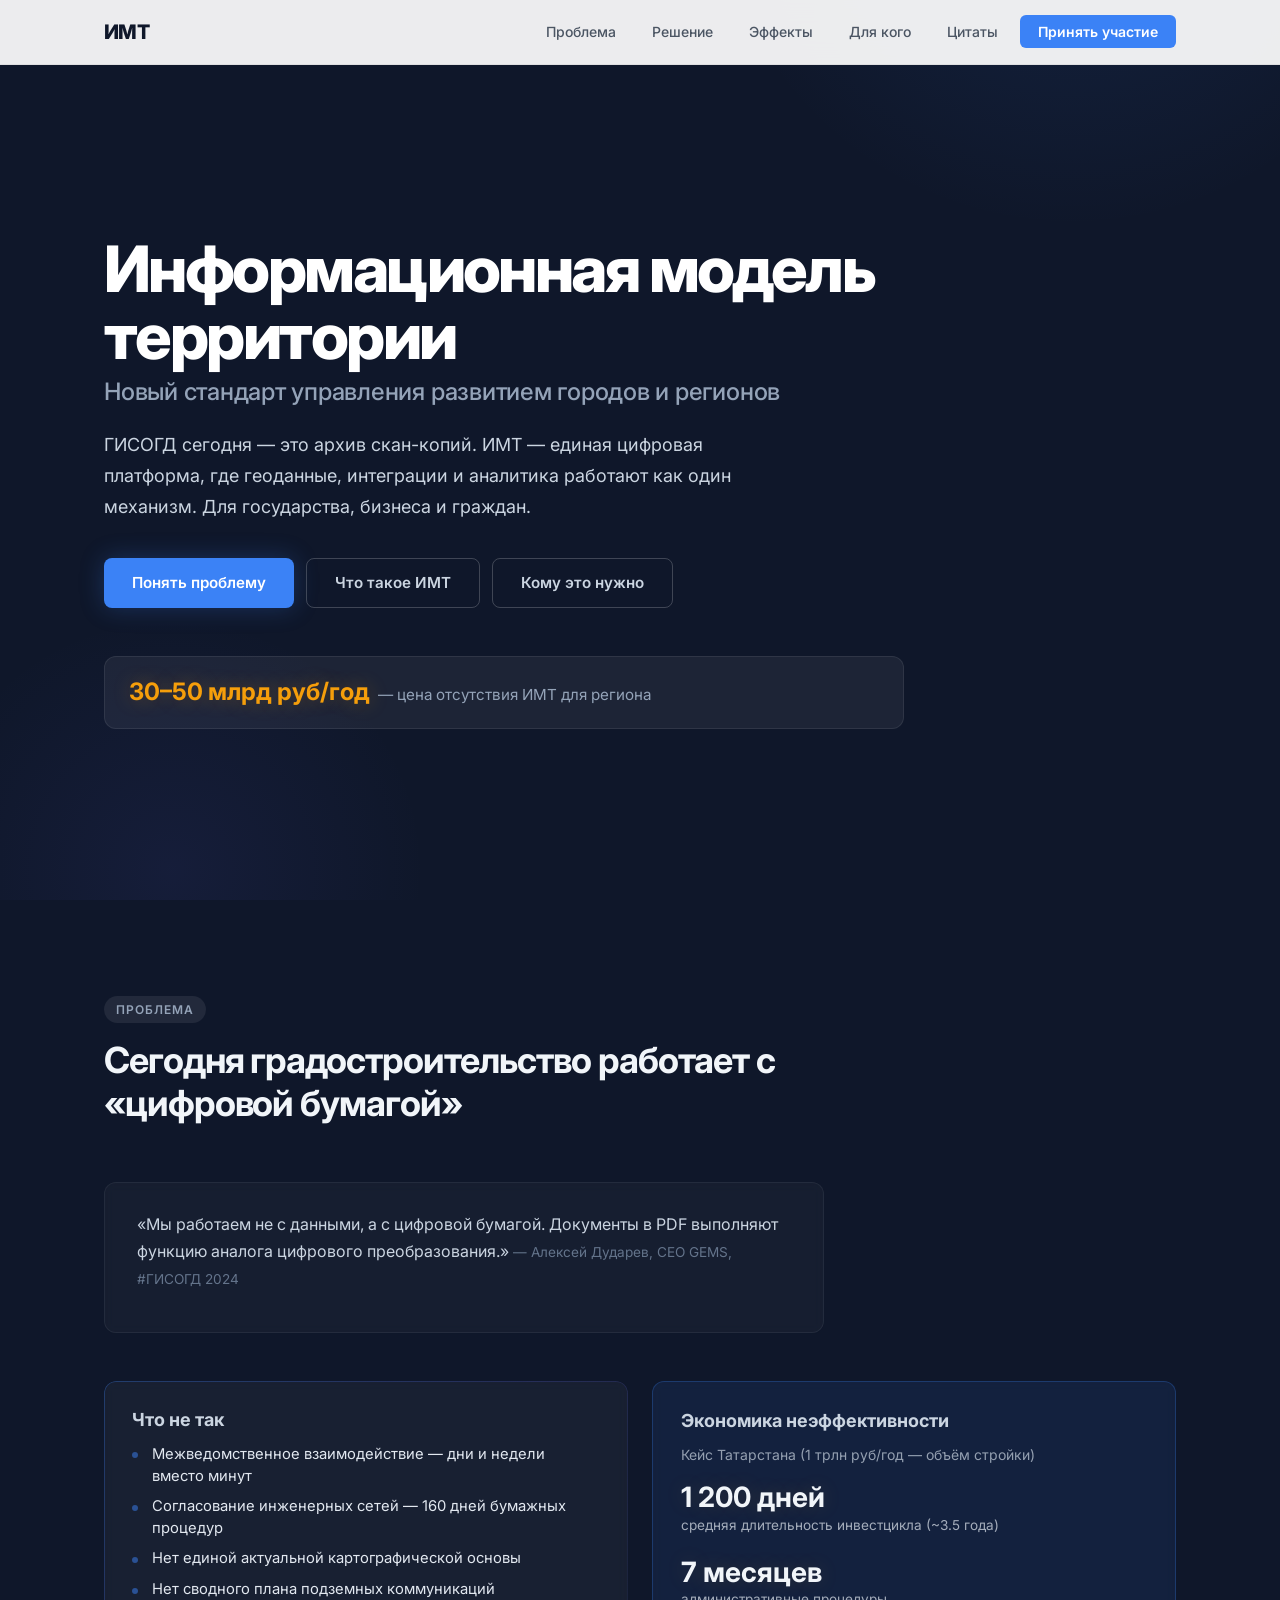
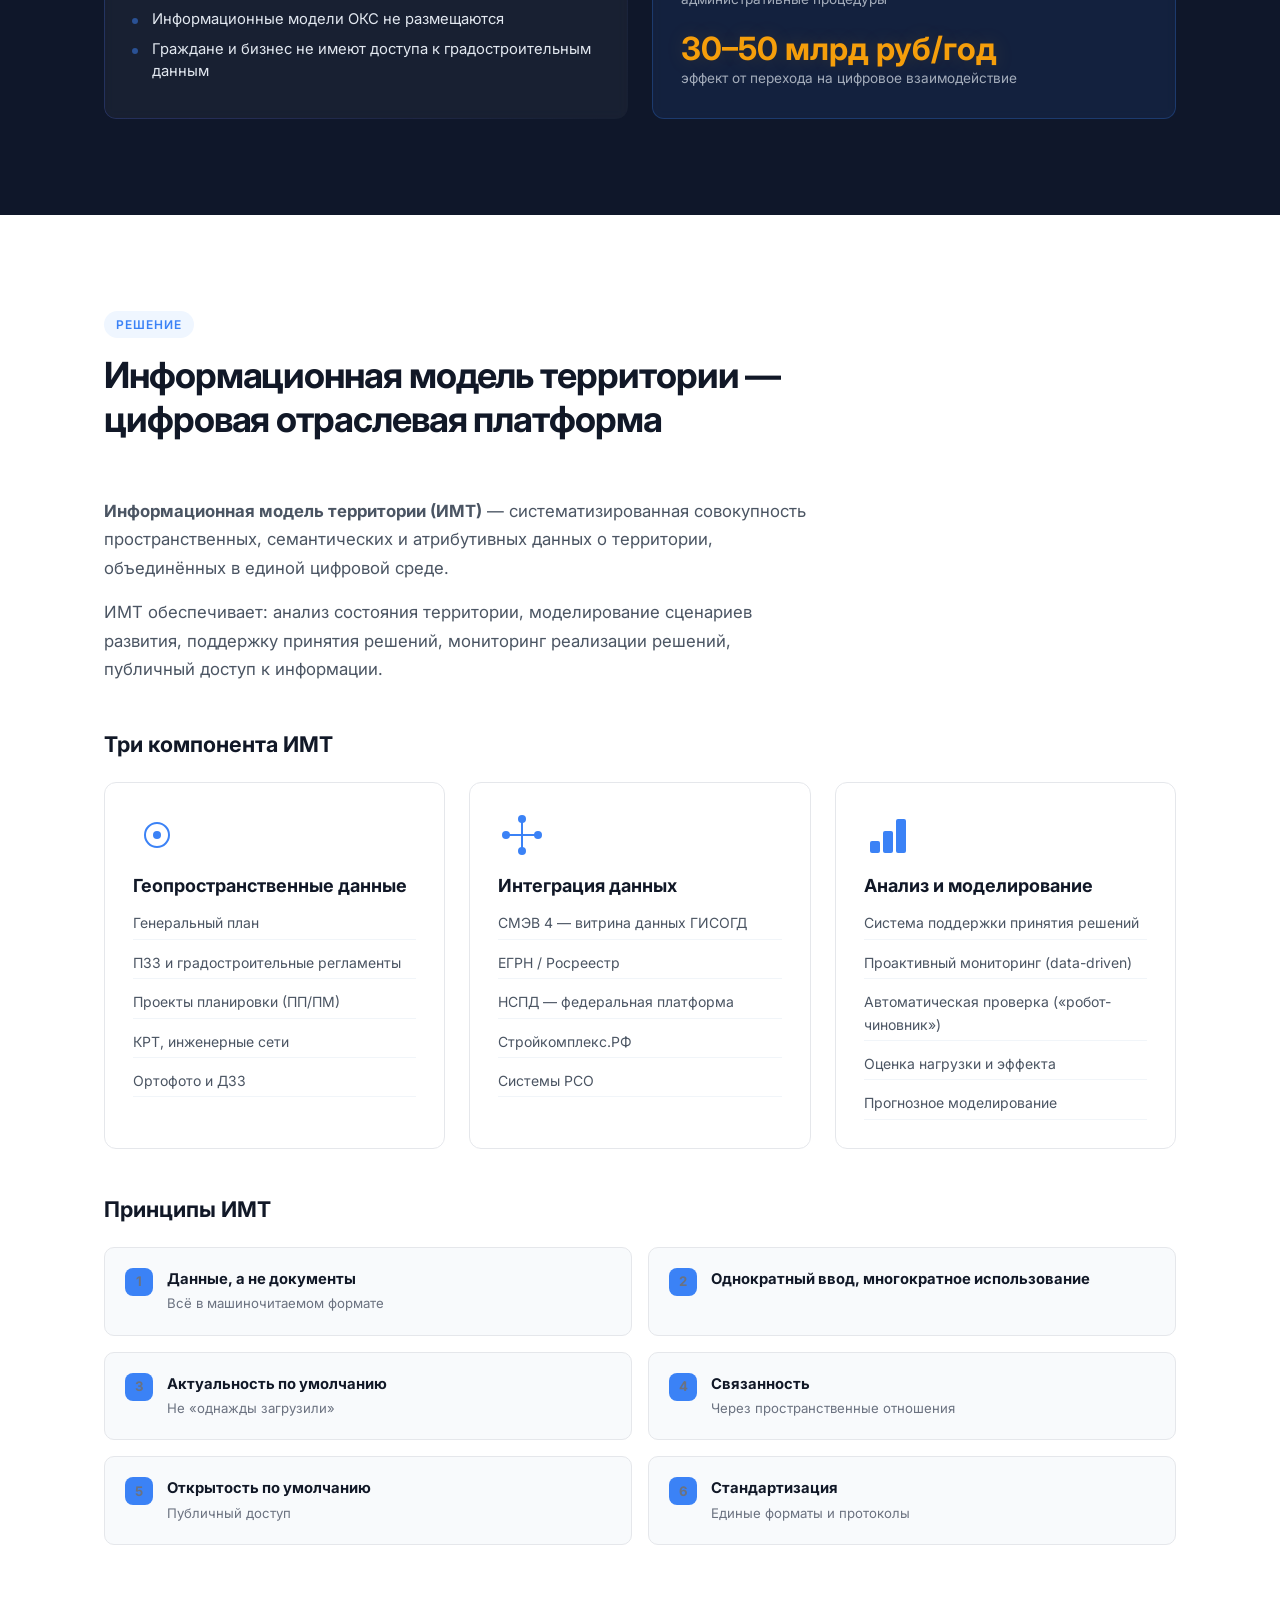
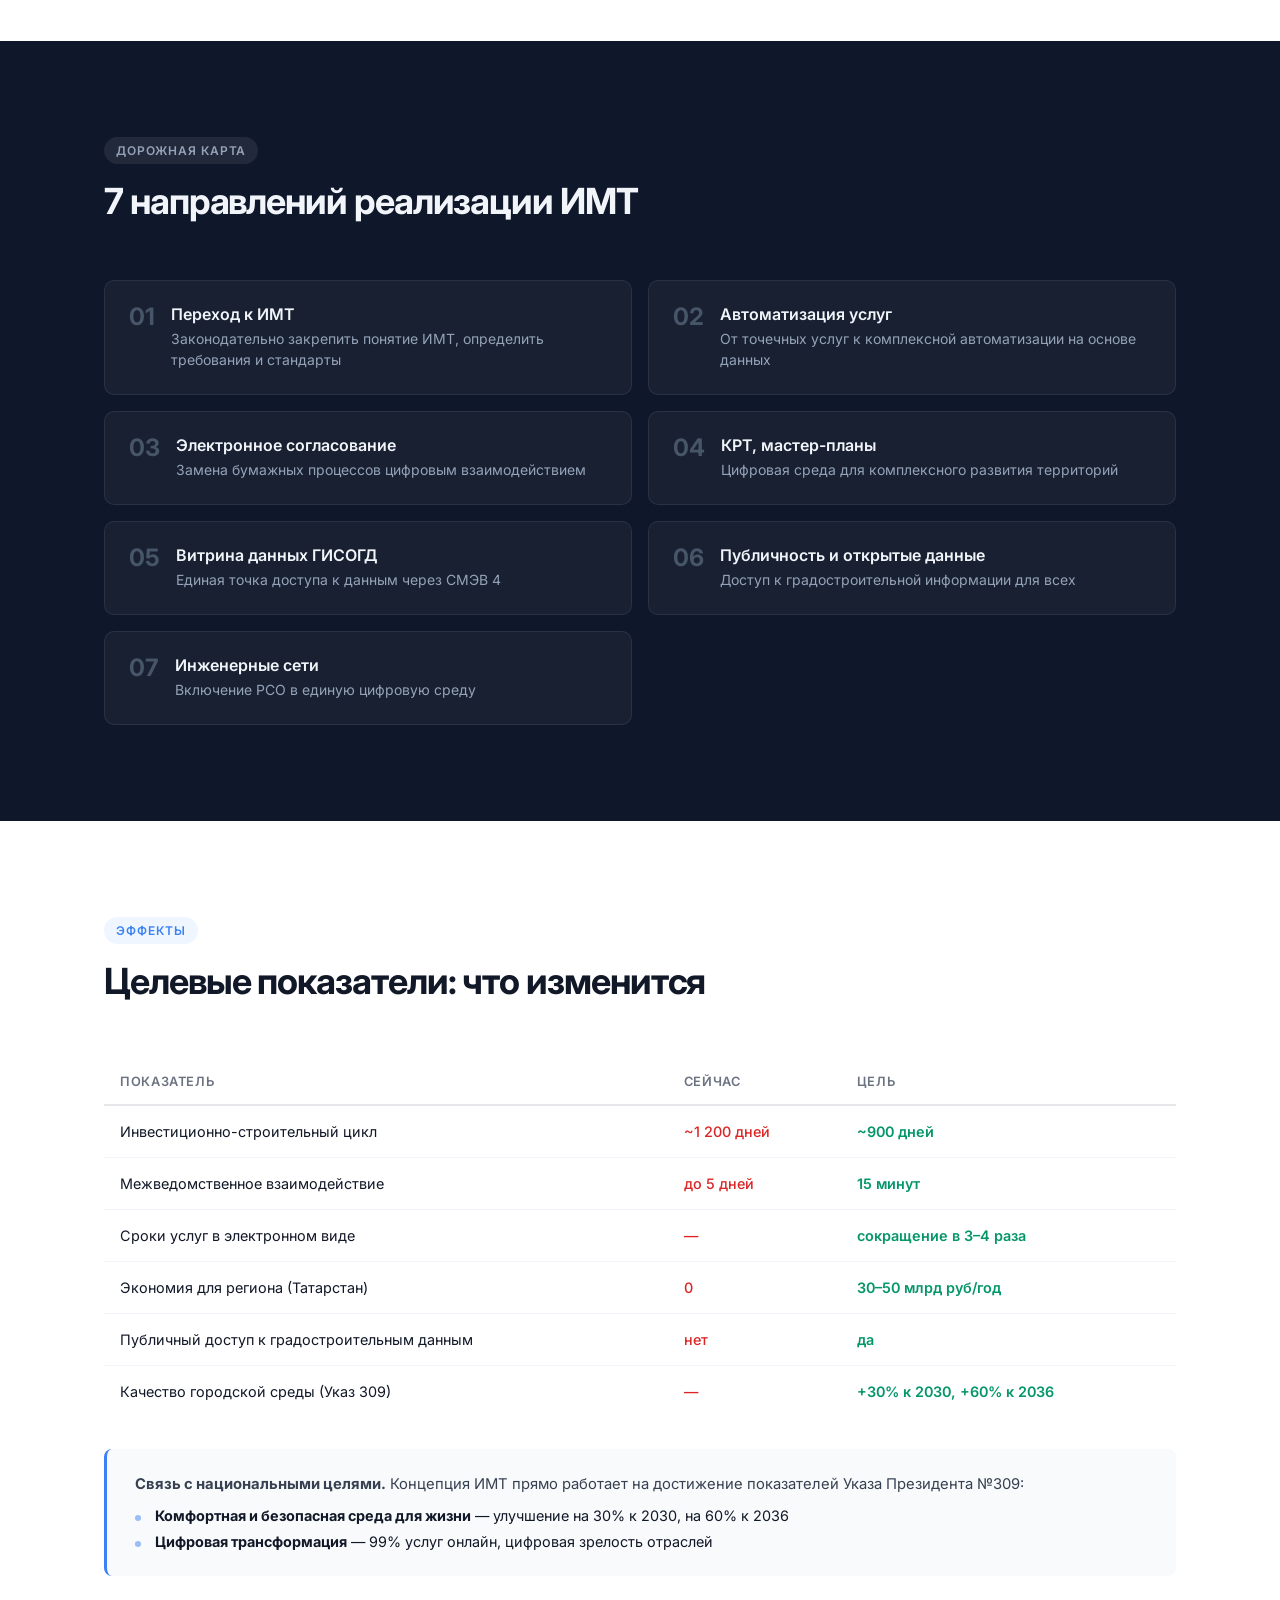
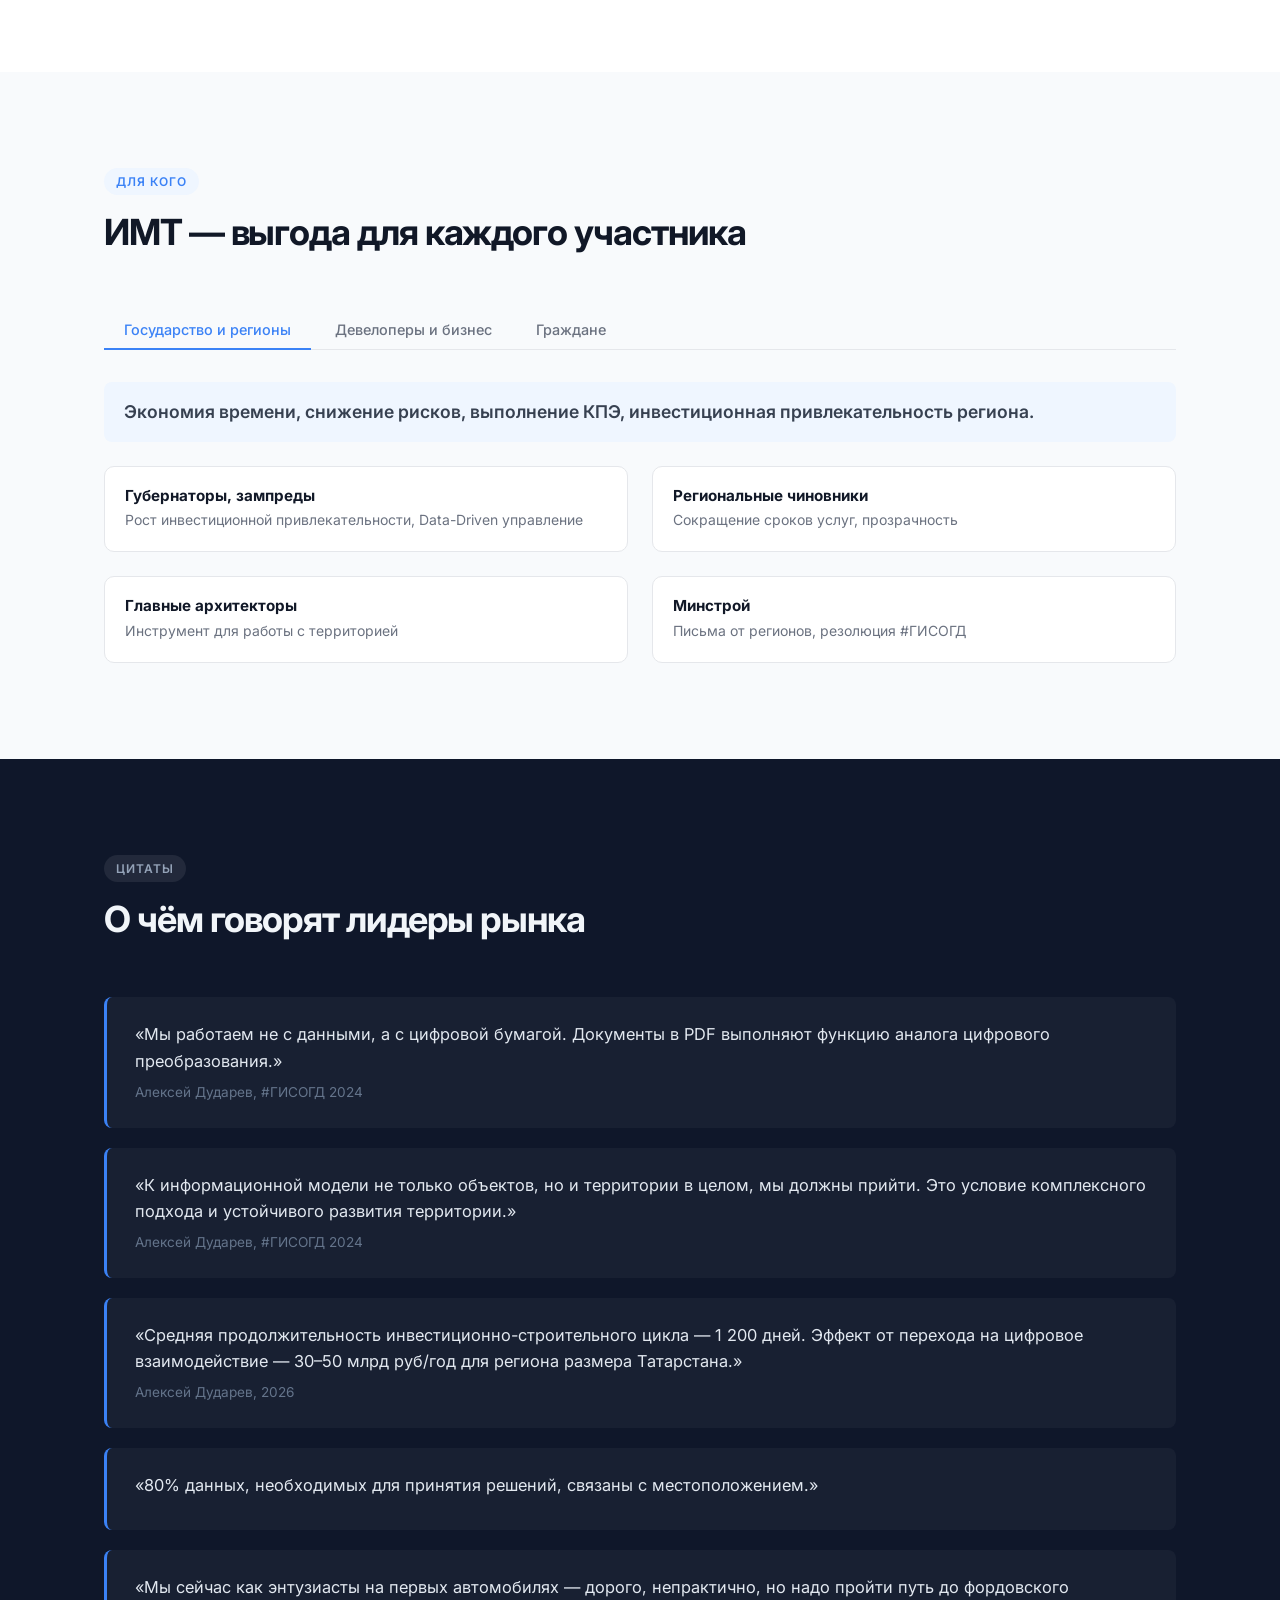
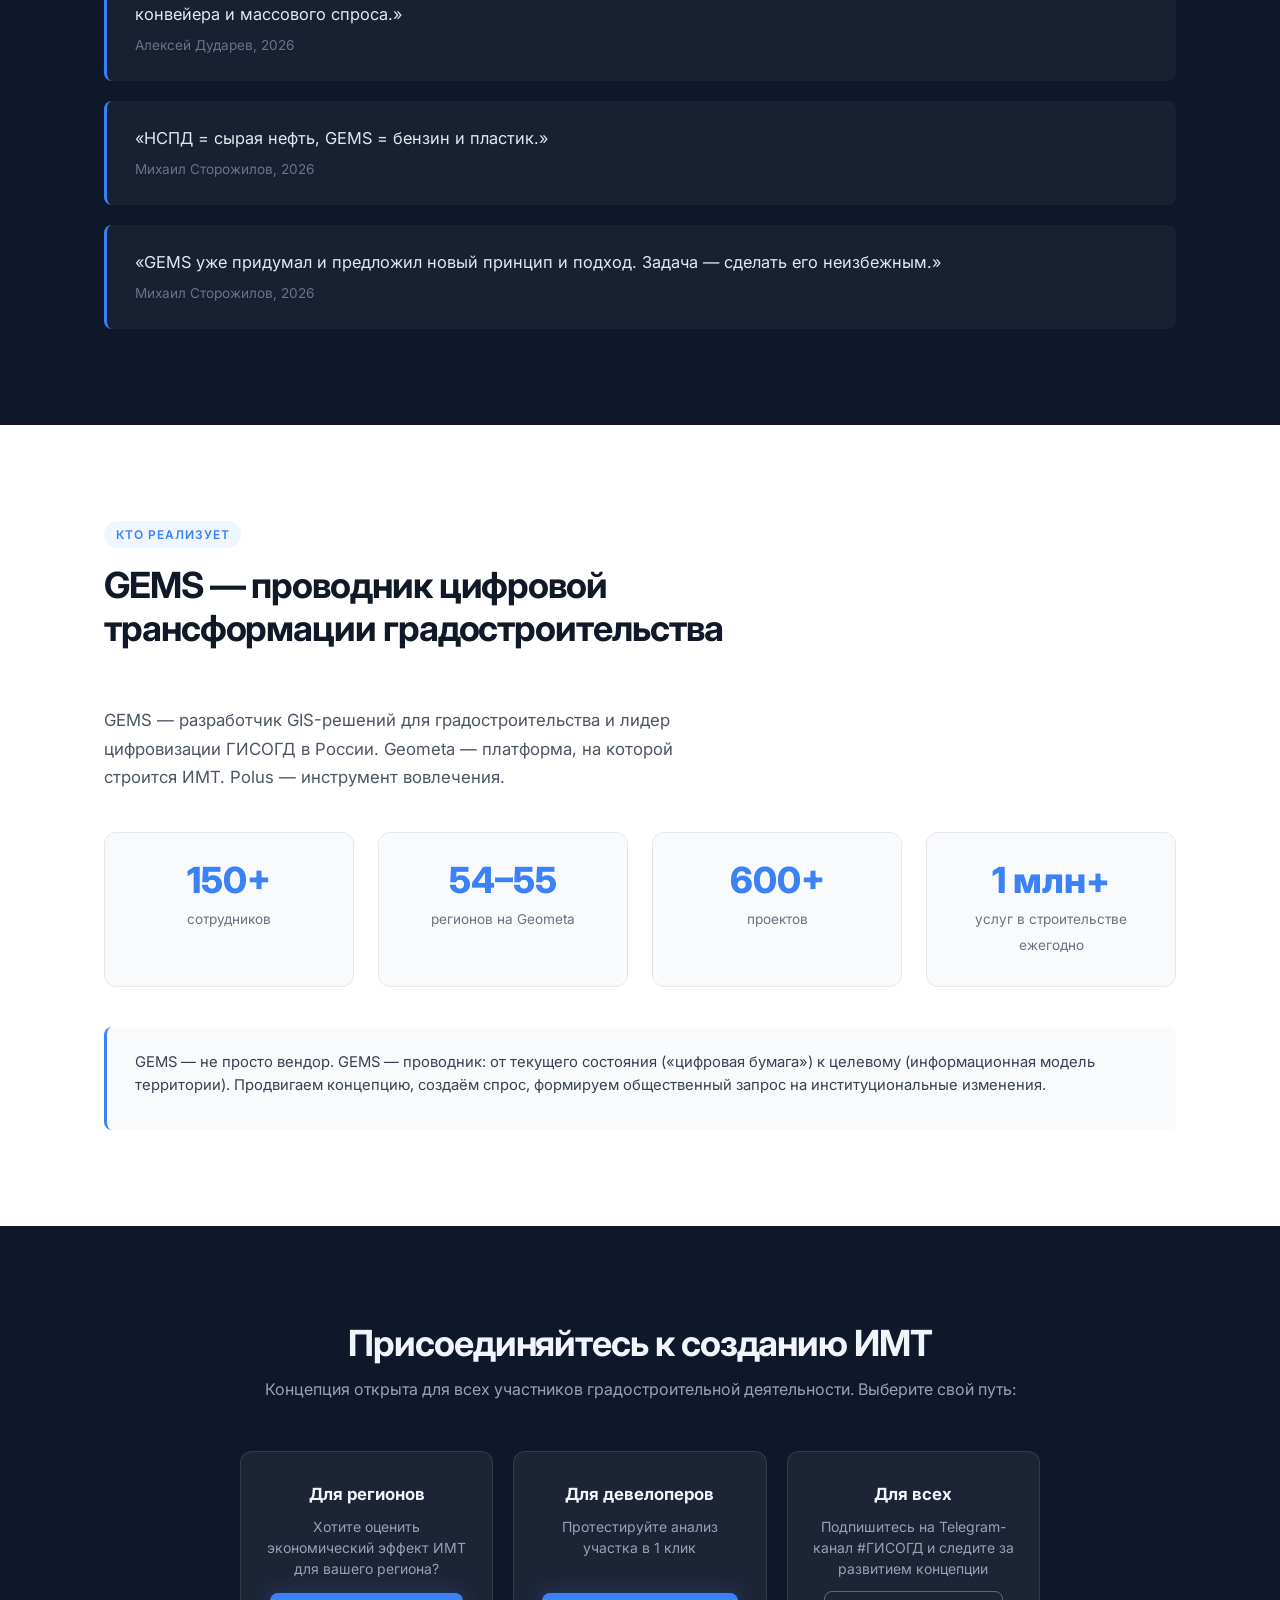
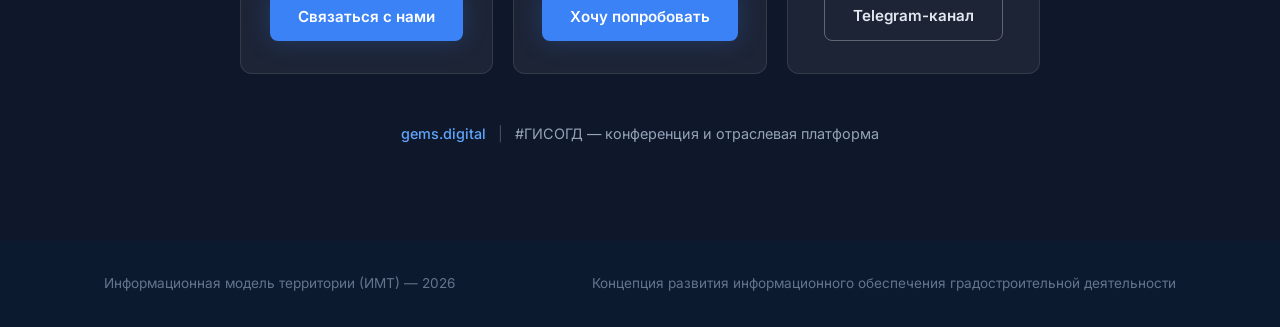
<file: index.html>
<!DOCTYPE html>
<html lang="ru">
<head>
    <meta charset="UTF-8">
    <meta name="viewport" content="width=device-width, initial-scale=1.0">
    <title>Информационная модель территории (ИМТ) — новый стандарт управления городами и регионами</title>
    <meta name="description" content="ИМТ — единая цифровая платформа, где геоданные, интеграции и аналитика работают как один механизм. Для государства, бизнеса и граждан.">
    <link rel="preconnect" href="https://fonts.googleapis.com">
    <link rel="preconnect" href="https://fonts.gstatic.com" crossorigin>
    <link href="https://fonts.googleapis.com/css2?family=Inter:wght@400;500;600;700;800&display=swap" rel="stylesheet">
    <link rel="stylesheet" href="assets/css/style.css">
</head>
<body>

    <!-- ========== NAVIGATION ========== -->
    <nav class="nav" id="nav">
        <div class="container nav__inner">
            <a href="#hero" class="nav__logo">ИМТ</a>
            <button class="nav__toggle" id="navToggle" aria-label="Меню">
                <span></span><span></span><span></span>
            </button>
            <ul class="nav__links" id="navLinks">
                <li><a href="#problem" class="nav__link">Проблема</a></li>
                <li><a href="#solution" class="nav__link">Решение</a></li>
                <li><a href="#roadmap" class="nav__link">Эффекты</a></li>
                <li><a href="#audience" class="nav__link">Для кого</a></li>
                <li><a href="#quotes" class="nav__link">Цитаты</a></li>
                <li><a href="#cta" class="nav__link nav__link--cta">Принять участие</a></li>
            </ul>
        </div>
    </nav>

    <!-- ========== 1. HERO ========== -->
    <section class="hero" id="hero">
        <div class="container">
            <div class="hero__content">
                <h1 class="hero__title">
                    <span class="hero__supertitle">Информационная модель территории</span>
                    <span class="hero__subtitle">Новый стандарт управления развитием городов и регионов</span>
                </h1>
                <p class="hero__description">
                    ГИСОГД сегодня — это архив скан-копий. ИМТ — единая цифровая платформа, где геоданные, интеграции и аналитика работают как один механизм. Для государства, бизнеса и граждан.
                </p>
                <div class="hero__actions">
                    <a href="#problem" class="btn btn--primary">Понять проблему</a>
                    <a href="#solution" class="btn btn--ghost">Что такое ИМТ</a>
                    <a href="#audience" class="btn btn--ghost">Кому это нужно</a>
                </div>
                <div class="hero__stat">
                    <span class="hero__stat-number">30–50 млрд руб/год</span>
                    <span class="hero__stat-label">— цена отсутствия ИМТ для региона</span>
                </div>
            </div>
        </div>
    </section>

    <!-- ========== 2. PROBLEM ========== -->
    <section class="section section--dark" id="problem">
        <div class="container">
            <div class="section__header">
                <span class="section__label">Проблема</span>
                <h2>Сегодня градостроительство работает с «цифровой бумагой»</h2>
            </div>

            <div class="problem__quote">
                <blockquote>
                    «Мы работаем не с данными, а с цифровой бумагой. Документы в PDF выполняют функцию аналога цифрового преобразования.»
                    <cite>— Алексей Дударев, CEO GEMS, #ГИСОГД 2024</cite>
                </blockquote>
            </div>

            <div class="grid grid--2">
                <div class="card card--gradient-border">
                    <h3 class="card__title">Что не так</h3>
                    <ul class="list list--bullet">
                        <li>Межведомственное взаимодействие — дни и недели вместо минут</li>
                        <li>Согласование инженерных сетей — 160 дней бумажных процедур</li>
                        <li>Нет единой актуальной картографической основы</li>
                        <li>Нет сводного плана подземных коммуникаций</li>
                        <li>Информационные модели ОКС не размещаются</li>
                        <li>Граждане и бизнес не имеют доступа к градостроительным данным</li>
                    </ul>
                </div>

                <div class="card card--highlight">
                    <h3 class="card__title">Экономика неэффективности</h3>
                    <p class="card__subtitle">Кейс Татарстана (1 трлн руб/год — объём стройки)</p>
                    <dl class="stats-list">
                        <div class="stats-list__item">
                            <dt class="stats-list__value">1 200 дней</dt>
                            <dd class="stats-list__label">средняя длительность инвестцикла (~3.5 года)</dd>
                        </div>
                        <div class="stats-list__item">
                            <dt class="stats-list__value">7 месяцев</dt>
                            <dd class="stats-list__label">административные процедуры</dd>
                        </div>
                        <div class="stats-list__item stats-list__item--accent">
                            <dt class="stats-list__value">30–50 млрд руб/год</dt>
                            <dd class="stats-list__label">эффект от перехода на цифровое взаимодействие</dd>
                        </div>
                    </dl>
                </div>
            </div>
        </div>
    </section>

    <!-- ========== 3. SOLUTION / WHAT IS IMT ========== -->
    <section class="section" id="solution">
        <div class="container">
            <div class="section__header">
                <span class="section__label">Решение</span>
                <h2>Информационная модель территории — цифровая отраслевая платформа</h2>
            </div>

            <div class="solution__definition">
                <p><strong>Информационная модель территории (ИМТ)</strong> — систематизированная совокупность пространственных, семантических и атрибутивных данных о территории, объединённых в единой цифровой среде.</p>
                <p>ИМТ обеспечивает: анализ состояния территории, моделирование сценариев развития, поддержку принятия решений, мониторинг реализации решений, публичный доступ к информации.</p>
            </div>

            <h3 class="section__subtitle">Три компонента ИМТ</h3>

            <div class="grid grid--3">
                <div class="card card--icon">
                    <div class="card__icon card__icon--geo">
                        <svg viewBox="0 0 48 48" width="48" height="48"><circle cx="24" cy="24" r="12" fill="none" stroke="currentColor" stroke-width="2"/><circle cx="24" cy="24" r="4" fill="currentColor"/></svg>
                    </div>
                    <h3 class="card__title">Геопространственные данные</h3>
                    <ul class="list list--compact">
                        <li>Генеральный план</li>
                        <li>ПЗЗ и градостроительные регламенты</li>
                        <li>Проекты планировки (ПП/ПМ)</li>
                        <li>КРТ, инженерные сети</li>
                        <li>Ортофото и ДЗЗ</li>
                    </ul>
                </div>

                <div class="card card--icon">
                    <div class="card__icon card__icon--integrate">
                        <svg viewBox="0 0 48 48" width="48" height="48"><path d="M8 24h32M24 8v32" stroke="currentColor" stroke-width="2"/><circle cx="8" cy="24" r="4" fill="currentColor"/><circle cx="24" cy="8" r="4" fill="currentColor"/><circle cx="24" cy="40" r="4" fill="currentColor"/><circle cx="40" cy="24" r="4" fill="currentColor"/></svg>
                    </div>
                    <h3 class="card__title">Интеграция данных</h3>
                    <ul class="list list--compact">
                        <li>СМЭВ 4 — витрина данных ГИСОГД</li>
                        <li>ЕГРН / Росреестр</li>
                        <li>НСПД — федеральная платформа</li>
                        <li>Стройкомплекс.РФ</li>
                        <li>Системы РСО</li>
                    </ul>
                </div>

                <div class="card card--icon">
                    <div class="card__icon card__icon--analytics">
                        <svg viewBox="0 0 48 48" width="48" height="48"><rect x="6" y="30" width="10" height="12" fill="currentColor" rx="2"/><rect x="19" y="20" width="10" height="22" fill="currentColor" rx="2"/><rect x="32" y="8" width="10" height="34" fill="currentColor" rx="2"/></svg>
                    </div>
                    <h3 class="card__title">Анализ и моделирование</h3>
                    <ul class="list list--compact">
                        <li>Система поддержки принятия решений</li>
                        <li>Проактивный мониторинг (data-driven)</li>
                        <li>Автоматическая проверка («робот-чиновник»)</li>
                        <li>Оценка нагрузки и эффекта</li>
                        <li>Прогнозное моделирование</li>
                    </ul>
                </div>
            </div>

            <div class="principles">
                <h3 class="section__subtitle">Принципы ИМТ</h3>
                <div class="principles__grid">
                    <div class="principle">
                        <span class="principle__num">1</span>
                        <div>
                            <strong>Данные, а не документы</strong>
                            <span>Всё в машиночитаемом формате</span>
                        </div>
                    </div>
                    <div class="principle">
                        <span class="principle__num">2</span>
                        <div>
                            <strong>Однократный ввод, многократное использование</strong>
                        </div>
                    </div>
                    <div class="principle">
                        <span class="principle__num">3</span>
                        <div>
                            <strong>Актуальность по умолчанию</strong>
                            <span>Не «однажды загрузили»</span>
                        </div>
                    </div>
                    <div class="principle">
                        <span class="principle__num">4</span>
                        <div>
                            <strong>Связанность</strong>
                            <span>Через пространственные отношения</span>
                        </div>
                    </div>
                    <div class="principle">
                        <span class="principle__num">5</span>
                        <div>
                            <strong>Открытость по умолчанию</strong>
                            <span>Публичный доступ</span>
                        </div>
                    </div>
                    <div class="principle">
                        <span class="principle__num">6</span>
                        <div>
                            <strong>Стандартизация</strong>
                            <span>Единые форматы и протоколы</span>
                        </div>
                    </div>
                </div>
            </div>
        </div>
    </section>

    <!-- ========== 4. DIRECTIONS (7 направлений) ========== -->
    <section class="section section--dark" id="directions">
        <div class="container">
            <div class="section__header">
                <span class="section__label">Дорожная карта</span>
                <h2>7 направлений реализации ИМТ</h2>
            </div>
            <div class="directions">
                <div class="direction">
                    <span class="direction__num">01</span>
                    <div class="direction__content">
                        <h3>Переход к ИМТ</h3>
                        <p>Законодательно закрепить понятие ИМТ, определить требования и стандарты</p>
                    </div>
                </div>
                <div class="direction">
                    <span class="direction__num">02</span>
                    <div class="direction__content">
                        <h3>Автоматизация услуг</h3>
                        <p>От точечных услуг к комплексной автоматизации на основе данных</p>
                    </div>
                </div>
                <div class="direction">
                    <span class="direction__num">03</span>
                    <div class="direction__content">
                        <h3>Электронное согласование</h3>
                        <p>Замена бумажных процессов цифровым взаимодействием</p>
                    </div>
                </div>
                <div class="direction">
                    <span class="direction__num">04</span>
                    <div class="direction__content">
                        <h3>КРТ, мастер-планы</h3>
                        <p>Цифровая среда для комплексного развития территорий</p>
                    </div>
                </div>
                <div class="direction">
                    <span class="direction__num">05</span>
                    <div class="direction__content">
                        <h3>Витрина данных ГИСОГД</h3>
                        <p>Единая точка доступа к данным через СМЭВ 4</p>
                    </div>
                </div>
                <div class="direction">
                    <span class="direction__num">06</span>
                    <div class="direction__content">
                        <h3>Публичность и открытые данные</h3>
                        <p>Доступ к градостроительной информации для всех</p>
                    </div>
                </div>
                <div class="direction">
                    <span class="direction__num">07</span>
                    <div class="direction__content">
                        <h3>Инженерные сети</h3>
                        <p>Включение РСО в единую цифровую среду</p>
                    </div>
                </div>
            </div>
        </div>
    </section>

    <!-- ========== 5. EFFECTS / ROADMAP ========== -->
    <section class="section" id="roadmap">
        <div class="container">
            <div class="section__header">
                <span class="section__label">Эффекты</span>
                <h2>Целевые показатели: что изменится</h2>
            </div>

            <div class="roadmap__table-wrapper">
                <table class="table">
                    <thead>
                        <tr>
                            <th>Показатель</th>
                            <th>Сейчас</th>
                            <th>Цель</th>
                        </tr>
                    </thead>
                    <tbody>
                        <tr>
                            <td>Инвестиционно-строительный цикл</td>
                            <td class="table__bad">~1 200 дней</td>
                            <td class="table__good">~900 дней</td>
                        </tr>
                        <tr>
                            <td>Межведомственное взаимодействие</td>
                            <td class="table__bad">до 5 дней</td>
                            <td class="table__good">15 минут</td>
                        </tr>
                        <tr>
                            <td>Сроки услуг в электронном виде</td>
                            <td class="table__bad">—</td>
                            <td class="table__good">сокращение в 3–4 раза</td>
                        </tr>
                        <tr>
                            <td>Экономия для региона (Татарстан)</td>
                            <td class="table__bad">0</td>
                            <td class="table__good">30–50 млрд руб/год</td>
                        </tr>
                        <tr>
                            <td>Публичный доступ к градостроительным данным</td>
                            <td class="table__bad">нет</td>
                            <td class="table__good">да</td>
                        </tr>
                        <tr>
                            <td>Качество городской среды (Указ 309)</td>
                            <td class="table__bad">—</td>
                            <td class="table__good">+30% к 2030, +60% к 2036</td>
                        </tr>
                    </tbody>
                </table>
            </div>

            <div class="callout">
                <p><strong>Связь с национальными целями.</strong> Концепция ИМТ прямо работает на достижение показателей Указа Президента №309:</p>
                <ul class="list list--bullet">
                    <li><strong>Комфортная и безопасная среда для жизни</strong> — улучшение на 30% к 2030, на 60% к 2036</li>
                    <li><strong>Цифровая трансформация</strong> — 99% услуг онлайн, цифровая зрелость отраслей</li>
                </ul>
            </div>
        </div>
    </section>

    <!-- ========== 6. AUDIENCE ========== -->
    <section class="section section--light" id="audience">
        <div class="container">
            <div class="section__header">
                <span class="section__label">Для кого</span>
                <h2>ИМТ — выгода для каждого участника</h2>
            </div>

            <div class="tabs" id="audienceTabs">
                <div class="tabs__nav">
                    <button class="tabs__btn active" data-tab="b2g">Государство и регионы</button>
                    <button class="tabs__btn" data-tab="b2b">Девелоперы и бизнес</button>
                    <button class="tabs__btn" data-tab="b2c">Граждане</button>
                </div>

                <div class="tabs__content active" id="tab-b2g">
                    <div class="audience-block">
                        <p class="audience-block__message">Экономия времени, снижение рисков, выполнение КПЭ, инвестиционная привлекательность региона.</p>
                        <div class="grid grid--2">
                            <div class="audience-card">
                                <h4>Губернаторы, зампреды</h4>
                                <p>Рост инвестиционной привлекательности, Data-Driven управление</p>
                            </div>
                            <div class="audience-card">
                                <h4>Региональные чиновники</h4>
                                <p>Сокращение сроков услуг, прозрачность</p>
                            </div>
                            <div class="audience-card">
                                <h4>Главные архитекторы</h4>
                                <p>Инструмент для работы с территорией</p>
                            </div>
                            <div class="audience-card">
                                <h4>Минстрой</h4>
                                <p>Письма от регионов, резолюция #ГИСОГД</p>
                            </div>
                        </div>
                    </div>
                </div>

                <div class="tabs__content" id="tab-b2b">
                    <div class="audience-block">
                        <p class="audience-block__message">Ускорение проектов, прозрачность, снижение издержек.</p>
                        <div class="grid grid--2">
                            <div class="audience-card">
                                <h4>Девелоперы</h4>
                                <p>Анализ участка в 1 клик, сокращение согласований</p>
                            </div>
                            <div class="audience-card">
                                <h4>Проектировщики</h4>
                                <p>Актуальные данные, единые стандарты</p>
                            </div>
                            <div class="audience-card">
                                <h4>РСО</h4>
                                <p>Электронное взаимодействие, прозрачность</p>
                            </div>
                        </div>
                    </div>
                </div>

                <div class="tabs__content" id="tab-b2c">
                    <div class="audience-block">
                        <p class="audience-block__message">Доступ к данным о своей территории — контроль, участие, возможности.</p>
                        <div class="grid grid--2">
                            <div class="audience-card">
                                <h4>Граждане</h4>
                                <p>«Узнай, что можно строить на участке»</p>
                            </div>
                            <div class="audience-card">
                                <h4>Риэлторы</h4>
                                <p>Инструмент оценки территории, white label</p>
                            </div>
                            <div class="audience-card">
                                <h4>Малый бизнес</h4>
                                <p>Анализ локаций («Где открыть кофейню»)</p>
                            </div>
                            <div class="audience-card">
                                <h4>Журналисты, урбан-каналы</h4>
                                <p>Данные для расследований</p>
                            </div>
                        </div>
                    </div>
                </div>
            </div>
        </div>
    </section>

    <!-- ========== 7. QUOTES ========== -->
    <section class="section section--dark" id="quotes">
        <div class="container">
            <div class="section__header">
                <span class="section__label">Цитаты</span>
                <h2>О чём говорят лидеры рынка</h2>
            </div>

            <div class="quotes">
                <div class="quote">
                    <blockquote>
                        «Мы работаем не с данными, а с цифровой бумагой. Документы в PDF выполняют функцию аналога цифрового преобразования.»
                    </blockquote>
                    <cite>Алексей Дударев, #ГИСОГД 2024</cite>
                </div>
                <div class="quote">
                    <blockquote>
                        «К информационной модели не только объектов, но и территории в целом, мы должны прийти. Это условие комплексного подхода и устойчивого развития территории.»
                    </blockquote>
                    <cite>Алексей Дударев, #ГИСОГД 2024</cite>
                </div>
                <div class="quote">
                    <blockquote>
                        «Средняя продолжительность инвестиционно-строительного цикла — 1 200 дней. Эффект от перехода на цифровое взаимодействие — 30–50 млрд руб/год для региона размера Татарстана.»
                    </blockquote>
                    <cite>Алексей Дударев, 2026</cite>
                </div>
                <div class="quote">
                    <blockquote>
                        «80% данных, необходимых для принятия решений, связаны с местоположением.»
                    </blockquote>
                </div>
                <div class="quote">
                    <blockquote>
                        «Мы сейчас как энтузиасты на первых автомобилях — дорого, непрактично, но надо пройти путь до фордовского конвейера и массового спроса.»
                    </blockquote>
                    <cite>Алексей Дударев, 2026</cite>
                </div>
                <div class="quote">
                    <blockquote>
                        «НСПД = сырая нефть, GEMS = бензин и пластик.»
                    </blockquote>
                    <cite>Михаил Сторожилов, 2026</cite>
                </div>
                <div class="quote">
                    <blockquote>
                        «GEMS уже придумал и предложил новый принцип и подход. Задача — сделать его неизбежным.»
                    </blockquote>
                    <cite>Михаил Сторожилов, 2026</cite>
                </div>
            </div>
        </div>
    </section>

    <!-- ========== 8. GEMS ========== -->
    <section class="section" id="gems">
        <div class="container">
            <div class="section__header">
                <span class="section__label">Кто реализует</span>
                <h2>GEMS — проводник цифровой трансформации градостроительства</h2>
            </div>

            <div class="gems__intro">
                <p>GEMS — разработчик GIS-решений для градостроительства и лидер цифровизации ГИСОГД в России. Geometa — платформа, на которой строится ИМТ. Polus — инструмент вовлечения.</p>
            </div>

            <div class="gems__stats">
                <div class="gems__stat">
                    <span class="gems__stat-number">150+</span>
                    <span class="gems__stat-label">сотрудников</span>
                </div>
                <div class="gems__stat">
                    <span class="gems__stat-number">54–55</span>
                    <span class="gems__stat-label">регионов на Geometa</span>
                </div>
                <div class="gems__stat">
                    <span class="gems__stat-number">600+</span>
                    <span class="gems__stat-label">проектов</span>
                </div>
                <div class="gems__stat">
                    <span class="gems__stat-number">1 млн+</span>
                    <span class="gems__stat-label">услуг в строительстве ежегодно</span>
                </div>
            </div>

            <div class="callout">
                <p>GEMS — не просто вендор. GEMS — проводник: от текущего состояния («цифровая бумага») к целевому (информационная модель территории). Продвигаем концепцию, создаём спрос, формируем общественный запрос на институциональные изменения.</p>
            </div>
        </div>
    </section>

    <!-- ========== 9. CTA / CONTACT ========== -->
    <section class="section section--accent section--dark" id="cta">
        <div class="container">
            <div class="cta__content">
                <h2>Присоединяйтесь к созданию ИМТ</h2>
                <p>Концепция открыта для всех участников градостроительной деятельности. Выберите свой путь:</p>

                <div class="cta__options">
                    <div class="cta__option">
                        <h3>Для регионов</h3>
                        <p>Хотите оценить экономический эффект ИМТ для вашего региона?</p>
                        <a href="#" class="btn btn--primary">Связаться с нами</a>
                    </div>
                    <div class="cta__option">
                        <h3>Для девелоперов</h3>
                        <p>Протестируйте анализ участка в 1 клик</p>
                        <a href="#" class="btn btn--primary">Хочу попробовать</a>
                    </div>
                    <div class="cta__option">
                        <h3>Для всех</h3>
                        <p>Подпишитесь на Telegram-канал #ГИСОГД и следите за развитием концепции</p>
                        <a href="https://t.me/gisogd2026" class="btn btn--ghost btn--ghost--light" target="_blank">Telegram-канал</a>
                    </div>
                </div>

                <div class="cta__contacts">
                    <a href="https://gems.digital" target="_blank">gems.digital</a>
                    <span class="cta__divider">|</span>
                    <span>#ГИСОГД — конференция и отраслевая платформа</span>
                </div>
            </div>
        </div>
    </section>

    <!-- ========== FOOTER ========== -->
    <footer class="footer">
        <div class="container">
            <div class="footer__inner">
                <span class="footer__copy">Информационная модель территории (ИМТ) — 2026</span>
                <span class="footer__note">Концепция развития информационного обеспечения градостроительной деятельности</span>
            </div>
        </div>
    </footer>

    <script src="assets/js/main.js"></script>
</body>
</html>
</file>
<file: assets/css/style.css>
/* ================================================================
   IMT-Landing — Clean, minimal, functional design
   ================================================================ */

/* --- Reset & Base --- */
*, *::before, *::after {
    box-sizing: border-box;
    margin: 0;
    padding: 0;
}

html {
    scroll-behavior: smooth;
    -webkit-text-size-adjust: 100%;
}

body {
    font-family: 'Inter', -apple-system, BlinkMacSystemFont, 'Segoe UI', sans-serif;
    font-size: 16px;
    line-height: 1.6;
    color: #111827;
    background: #fff;
    -webkit-font-smoothing: antialiased;
    -moz-osx-font-smoothing: grayscale;
}

img {
    max-width: 100%;
    display: block;
}

a {
    color: inherit;
    text-decoration: none;
}

ul {
    list-style: none;
}

/* --- Container --- */
.container {
    width: 100%;
    max-width: 1120px;
    margin: 0 auto;
    padding: 0 24px;
}

/* --- Typography --- */
h1, h2, h3, h4 {
    line-height: 1.2;
    font-weight: 700;
}

h2 {
    font-size: 2.25rem;
    letter-spacing: -0.03em;
}

h3 {
    font-size: 1.25rem;
}

p {
    color: #4B5563;
}

/* --- Section Base --- */
.section {
    padding: 96px 0;
}

.section--dark {
    background: #0F172A;
    color: #E2E8F0;
}

.section--dark p,
.section--dark .card__title,
.section--dark h3 {
    color: #CBD5E1;
}

.section--dark .section__label {
    background: rgba(255,255,255,0.08);
    color: #94A3B8;
}

.section--dark h2 {
    color: #F1F5F9;
}

.section--light {
    background: #F8FAFC;
}

.section--accent {
    background: #0F172A;
    color: #F1F5F9;
}

.section--accent p {
    color: #CBD5E1;
}

.section__header {
    max-width: 720px;
    margin-bottom: 56px;
}

.section__label {
    display: inline-block;
    font-size: 0.75rem;
    font-weight: 600;
    text-transform: uppercase;
    letter-spacing: 0.08em;
    padding: 4px 12px;
    border-radius: 100px;
    background: #EFF6FF;
    color: #3B82F6;
    margin-bottom: 16px;
}

.section__subtitle {
    font-size: 1.35rem;
    margin: 48px 0 24px;
}

/* --- Navigation --- */
.nav {
    position: fixed;
    top: 0;
    left: 0;
    right: 0;
    z-index: 100;
    background: rgba(255,255,255,0.92);
    backdrop-filter: blur(12px);
    -webkit-backdrop-filter: blur(12px);
    border-bottom: 1px solid rgba(0,0,0,0.06);
    transition: box-shadow 0.3s;
}

.nav--scrolled {
    box-shadow: 0 1px 3px rgba(0,0,0,0.06);
}

.nav__inner {
    display: flex;
    align-items: center;
    justify-content: space-between;
    height: 64px;
}

.nav__logo {
    font-size: 1.25rem;
    font-weight: 800;
    letter-spacing: -0.03em;
    color: #0F172A;
}

.nav__links {
    display: flex;
    align-items: center;
    gap: 8px;
}

.nav__link {
    font-size: 0.875rem;
    font-weight: 500;
    color: #4B5563;
    padding: 8px 14px;
    border-radius: 6px;
    transition: color 0.2s, background 0.2s;
}

.nav__link:hover {
    color: #111827;
    background: #F1F5F9;
}

.nav__link--cta {
    background: #3B82F6;
    color: #fff;
    font-weight: 600;
    padding: 8px 18px;
}

.nav__link--cta:hover {
    background: #2563EB;
    color: #fff;
}

.nav__toggle {
    display: none;
    background: none;
    border: none;
    cursor: pointer;
    width: 28px;
    height: 28px;
    flex-direction: column;
    justify-content: center;
    gap: 5px;
    padding: 4px;
}

.nav__toggle span {
    display: block;
    width: 100%;
    height: 2px;
    background: #111827;
    border-radius: 2px;
    transition: transform 0.3s, opacity 0.3s;
}

.nav__toggle.active span:nth-child(1) {
    transform: translateY(7px) rotate(45deg);
}

.nav__toggle.active span:nth-child(2) {
    opacity: 0;
}

.nav__toggle.active span:nth-child(3) {
    transform: translateY(-7px) rotate(-45deg);
}

/* --- Hero --- */
.hero {
    min-height: 100vh;
    display: flex;
    align-items: center;
    background: #0F172A;
    color: #fff;
    padding-top: 64px;
    position: relative;
    overflow: hidden;
}

.hero::before {
    content: '';
    position: absolute;
    top: -60%;
    right: -15%;
    width: 800px;
    height: 800px;
    background: radial-gradient(circle, rgba(59,130,246,0.12) 0%, transparent 65%);
    pointer-events: none;
}

.hero::after {
    content: '';
    position: absolute;
    bottom: -30%;
    left: -10%;
    width: 600px;
    height: 600px;
    background: radial-gradient(circle, rgba(99,102,241,0.08) 0%, transparent 60%);
    pointer-events: none;
}

.hero__content {
    position: relative;
    z-index: 1;
    max-width: 800px;
    padding: 80px 0;
}

.hero__title {
    display: flex;
    flex-direction: column;
    gap: 8px;
    margin-bottom: 24px;
}

.hero__supertitle {
    font-size: 4rem;
    font-weight: 800;
    letter-spacing: -0.04em;
    line-height: 1.05;
}

.hero__subtitle {
    font-size: 1.5rem;
    font-weight: 500;
    color: #94A3B8;
    letter-spacing: -0.01em;
}

.hero__description {
    font-size: 1.125rem;
    line-height: 1.7;
    color: #CBD5E1;
    margin-bottom: 36px;
    max-width: 640px;
}

.hero__actions {
    display: flex;
    flex-wrap: wrap;
    gap: 12px;
    margin-bottom: 48px;
}

.hero__stat {
    display: flex;
    align-items: baseline;
    gap: 8px;
    padding: 16px 24px;
    background: rgba(255,255,255,0.06);
    border-radius: 12px;
    border: 1px solid rgba(255,255,255,0.08);
}

.hero__stat-number {
    font-size: 1.5rem;
    font-weight: 700;
    color: #F59E0B;
    white-space: nowrap;
    text-shadow: 0 0 20px rgba(245, 158, 11, 0.3);
}

.hero__stat-label {
    font-size: 0.95rem;
    color: #94A3B8;
}

/* --- Buttons --- */
.btn {
    display: inline-flex;
    align-items: center;
    justify-content: center;
    padding: 12px 28px;
    font-size: 0.95rem;
    font-weight: 600;
    border-radius: 8px;
    transition: all 0.2s;
    cursor: pointer;
    border: none;
    font-family: inherit;
}

.btn--primary {
    background: #3B82F6;
    color: #fff;
    box-shadow: 0 0 24px rgba(59,130,246,0.25);
}

.btn--primary:hover {
    background: #2563EB;
    transform: translateY(-2px);
    box-shadow: 0 0 32px rgba(59,130,246,0.35);
}

.btn--ghost {
    background: transparent;
    color: #CBD5E1;
    border: 1px solid rgba(255,255,255,0.2);
}

.btn--ghost:hover {
    border-color: rgba(255,255,255,0.4);
    color: #fff;
    background: rgba(255,255,255,0.05);
}

.btn--ghost--light {
    border-color: rgba(255,255,255,0.3);
    color: #E2E8F0;
}

.btn--ghost--light:hover {
    border-color: rgba(255,255,255,0.6);
    color: #fff;
}

/* --- Grid --- */
.grid {
    display: grid;
    gap: 24px;
}

.grid--2 {
    grid-template-columns: repeat(2, 1fr);
}

.grid--3 {
    grid-template-columns: repeat(3, 1fr);
}

/* --- Card --- */
.card {
    background: rgba(255,255,255,0.04);
    border: 1px solid rgba(255,255,255,0.08);
    border-radius: 12px;
    padding: 28px;
    backdrop-filter: blur(4px);
    -webkit-backdrop-filter: blur(4px);
    position: relative;
}

.section--dark .card--gradient-border {
    border: none;
    background-clip: padding-box;
}

.section--dark .card--gradient-border::before {
    content: '';
    position: absolute;
    inset: 0;
    border-radius: 12px;
    padding: 1px;
    background: linear-gradient(135deg, rgba(59,130,246,0.3), rgba(99,102,241,0.2), transparent);
    -webkit-mask: linear-gradient(#fff 0 0) content-box, linear-gradient(#fff 0 0);
    -webkit-mask-composite: xor;
    mask-composite: exclude;
    pointer-events: none;
}

.problem__quote {
    max-width: 720px;
    margin-bottom: 48px;
    padding: 28px 32px;
    background: rgba(255,255,255,0.03);
    border: 1px solid rgba(255,255,255,0.06);
    border-radius: 12px;
    backdrop-filter: blur(4px);
    -webkit-backdrop-filter: blur(4px);
}

.problem__quote blockquote {
    font-size: 1rem;
    line-height: 1.7;
    color: #CBD5E1;
    font-style: normal;
    margin-bottom: 12px;
}

.problem__quote cite {
    font-size: 0.85rem;
    color: #64748B;
    font-style: normal;
}

.section:not(.section--dark) .card {
    background: #fff;
    border-color: #E5E7EB;
}

.section:not(.section--dark) .card .card__title {
    color: #111827;
}

.section:not(.section--dark) .card p,
.section:not(.section--dark) .card li {
    color: #4B5563;
}

.card--highlight {
    border-color: rgba(59,130,246,0.3);
    background: rgba(59,130,246,0.06);
}

.section--dark .card--highlight {
    background: rgba(59,130,246,0.1);
    border-color: rgba(59,130,246,0.25);
}

.card__title {
    font-size: 1.125rem;
    font-weight: 700;
    margin-bottom: 12px;
    color: #F1F5F9;
}

.card__subtitle {
    font-size: 0.875rem;
    margin-bottom: 16px;
    opacity: 0.7;
}

.card--icon {
    text-align: left;
}

.card__icon {
    width: 48px;
    height: 48px;
    margin-bottom: 16px;
    color: #3B82F6;
}

.section--dark .card__icon {
    color: #60A5FA;
}

/* --- List --- */
.list {
    display: flex;
    flex-direction: column;
    gap: 8px;
}

.list--bullet li {
    padding-left: 20px;
    position: relative;
    font-size: 0.925rem;
    line-height: 1.5;
}

.list--bullet li::before {
    content: '';
    position: absolute;
    left: 0;
    top: 10px;
    width: 6px;
    height: 6px;
    border-radius: 50%;
    background: #3B82F6;
    opacity: 0.5;
}

.list--compact li {
    font-size: 0.875rem;
    padding: 4px 0;
    border-bottom: 1px solid rgba(255,255,255,0.06);
}

.section:not(.section--dark) .list--compact li {
    border-color: #F1F5F9;
}

/* --- Stats List (Problem Section) --- */
.stats-list {
    display: flex;
    flex-direction: column;
    gap: 20px;
}

.stats-list__item {
    display: flex;
    flex-direction: column;
    gap: 2px;
}

.stats-list__value {
    font-size: 1.75rem;
    font-weight: 700;
    color: #F1F5F9;
    line-height: 1.1;
    text-shadow: 0 0 20px rgba(245, 158, 11, 0.15);
}

.stats-list__label {
    font-size: 0.85rem;
    opacity: 0.7;
}

.stats-list__item--accent .stats-list__value {
    color: #F59E0B;
    font-size: 2rem;
}

/* --- Solution Definition --- */
.solution__definition {
    max-width: 720px;
    margin-bottom: 24px;
}

.solution__definition p {
    font-size: 1.05rem;
    line-height: 1.7;
    margin-bottom: 16px;
    color: #4B5563;
}

.section--dark .solution__definition p {
    color: #CBD5E1;
}

/* --- Principles --- */
.principles {
    margin-top: 16px;
}

.principles__grid {
    display: grid;
    grid-template-columns: repeat(2, 1fr);
    gap: 16px;
}

.principle {
    display: flex;
    align-items: flex-start;
    gap: 14px;
    padding: 20px;
    background: #F8FAFC;
    border-radius: 10px;
    border: 1px solid #E5E7EB;
}

.section--dark .principle {
    background: rgba(255,255,255,0.04);
    border-color: rgba(255,255,255,0.08);
}

.section--dark .principle strong {
    color: #F1F5F9;
}

.principle__num {
    flex-shrink: 0;
    width: 28px;
    height: 28px;
    border-radius: 8px;
    background: #3B82F6;
    color: #fff;
    font-size: 0.8rem;
    font-weight: 700;
    display: flex;
    align-items: center;
    justify-content: center;
}

.principle div {
    display: flex;
    flex-direction: column;
    gap: 2px;
}

.principle strong {
    font-size: 0.925rem;
    color: #111827;
}

.principle span {
    font-size: 0.825rem;
    color: #6B7280;
}

/* --- Directions (7 направлений) --- */
.directions {
    display: grid;
    grid-template-columns: repeat(2, 1fr);
    gap: 16px;
}

.direction {
    display: flex;
    align-items: flex-start;
    gap: 16px;
    padding: 24px;
    background: rgba(255,255,255,0.04);
    border: 1px solid rgba(255,255,255,0.08);
    border-radius: 10px;
    transition: background 0.2s;
}

.direction:hover {
    background: rgba(255,255,255,0.07);
}

.direction__num {
    flex-shrink: 0;
    font-size: 1.5rem;
    font-weight: 700;
    color: #475569;
    line-height: 1;
}

.direction__content h3 {
    font-size: 1rem;
    font-weight: 600;
    color: #F1F5F9;
    margin-bottom: 4px;
}

.direction__content p {
    font-size: 0.875rem;
    color: #94A3B8;
    line-height: 1.5;
}

/* --- Table (Roadmap / Effects) --- */
.roadmap__table-wrapper {
    overflow-x: auto;
    margin-bottom: 32px;
}

.table {
    width: 100%;
    border-collapse: collapse;
    font-size: 0.9rem;
}

.table th {
    text-align: left;
    padding: 12px 16px;
    font-size: 0.8rem;
    font-weight: 600;
    text-transform: uppercase;
    letter-spacing: 0.05em;
    color: #6B7280;
    border-bottom: 2px solid #E5E7EB;
}

.table td {
    padding: 14px 16px;
    border-bottom: 1px solid #F1F5F9;
    vertical-align: top;
}

.table tr:last-child td {
    border-bottom: none;
}

.table__bad {
    color: #DC2626;
    font-weight: 500;
}

.table__good {
    color: #059669;
    font-weight: 600;
}

/* --- Callout --- */
.callout {
    padding: 24px 28px;
    background: #F8FAFC;
    border-left: 3px solid #3B82F6;
    border-radius: 8px;
}

.callout p {
    font-size: 0.925rem;
    color: #374151;
    margin-bottom: 8px;
}

.callout .list--bullet {
    gap: 4px;
}

.callout .list--bullet li {
    font-size: 0.9rem;
}

/* --- Tabs (Audience) --- */
.tabs__nav {
    display: flex;
    gap: 4px;
    margin-bottom: 32px;
    border-bottom: 1px solid #E5E7EB;
    padding-bottom: 0;
}

.tabs__btn {
    padding: 10px 20px;
    font-size: 0.9rem;
    font-weight: 500;
    color: #6B7280;
    background: none;
    border: none;
    border-bottom: 2px solid transparent;
    cursor: pointer;
    transition: color 0.2s, border-color 0.2s;
    font-family: inherit;
    margin-bottom: -1px;
}

.tabs__btn:hover {
    color: #111827;
}

.tabs__btn.active {
    color: #3B82F6;
    border-bottom-color: #3B82F6;
}

.tabs__content {
    display: none;
}

.tabs__content.active {
    display: block;
}

.audience-block__message {
    font-size: 1.1rem;
    font-weight: 600;
    color: #374151;
    margin-bottom: 24px;
    padding: 16px 20px;
    background: #EFF6FF;
    border-radius: 8px;
}

.audience-card {
    padding: 20px;
    border: 1px solid #E5E7EB;
    border-radius: 10px;
    background: #fff;
}

.audience-card h4 {
    font-size: 0.95rem;
    font-weight: 700;
    margin-bottom: 4px;
    color: #111827;
}

.audience-card p {
    font-size: 0.875rem;
    color: #6B7280;
}

/* --- Quotes --- */
.quotes {
    display: grid;
    gap: 20px;
}

.quote {
    padding: 24px 28px;
    border-left: 3px solid #3B82F6;
    border-radius: 8px;
    background: rgba(255,255,255,0.04);
}

.quote blockquote {
    font-size: 1.025rem;
    line-height: 1.6;
    color: #E2E8F0;
    font-style: normal;
    margin-bottom: 8px;
}

.quote cite {
    font-size: 0.85rem;
    color: #64748B;
    font-style: normal;
    display: block;
}

/* --- GEMS Stats --- */
.gems__intro {
    max-width: 640px;
    margin-bottom: 40px;
    font-size: 1.05rem;
    color: #4B5563;
    line-height: 1.7;
}

.gems__stats {
    display: grid;
    grid-template-columns: repeat(4, 1fr);
    gap: 24px;
    margin-bottom: 40px;
}

.gems__stat {
    text-align: center;
    padding: 28px 16px;
    background: #F8FAFC;
    border: 1px solid #E5E7EB;
    border-radius: 12px;
}

.gems__stat-number {
    display: block;
    font-size: 2.25rem;
    font-weight: 800;
    color: #3B82F6;
    line-height: 1.1;
    margin-bottom: 6px;
}

.gems__stat-label {
    font-size: 0.85rem;
    color: #6B7280;
}

/* --- CTA Section --- */
.cta__content {
    text-align: center;
    max-width: 800px;
    margin: 0 auto;
}

.cta__content h2 {
    color: #F1F5F9;
    margin-bottom: 12px;
}

.cta__content > p {
    color: #94A3B8;
    margin-bottom: 48px;
}

.cta__options {
    display: grid;
    grid-template-columns: repeat(3, 1fr);
    gap: 20px;
    margin-bottom: 48px;
}

.cta__option {
    background: rgba(255,255,255,0.06);
    border: 1px solid rgba(255,255,255,0.1);
    border-radius: 12px;
    padding: 32px 24px;
    text-align: center;
    display: flex;
    flex-direction: column;
    gap: 12px;
}

.cta__option h3 {
    font-size: 1.05rem;
    color: #F1F5F9;
}

.cta__option p {
    font-size: 0.875rem;
    color: #94A3B8;
    line-height: 1.5;
    flex: 1;
}

.cta__option .btn {
    align-self: center;
}

.cta__contacts {
    display: flex;
    align-items: center;
    justify-content: center;
    gap: 12px;
    font-size: 0.9rem;
    color: #94A3B8;
}

.cta__contacts a {
    color: #60A5FA;
    font-weight: 500;
}

.cta__contacts a:hover {
    text-decoration: underline;
}

.cta__divider {
    opacity: 0.4;
}

/* --- Footer --- */
.footer {
    padding: 32px 0;
    background: #0B1A2E;
    color: #64748B;
    font-size: 0.85rem;
}

.footer__inner {
    display: flex;
    flex-wrap: wrap;
    justify-content: space-between;
    gap: 12px;
}

/* --- Scroll Reveal (JS will add class) --- */
.reveal {
    opacity: 0;
    transform: translateY(30px) scale(0.97);
    transition: opacity 0.7s ease-out, transform 0.7s ease-out;
}

.reveal.visible {
    opacity: 1;
    transform: translateY(0) scale(1);
}

/* ================================================================
   RESPONSIVE
   ================================================================ */

@media (max-width: 1024px) {
    .grid--3 {
        grid-template-columns: repeat(2, 1fr);
    }

    .gems__stats {
        grid-template-columns: repeat(2, 1fr);
    }
}

@media (max-width: 768px) {
    .section {
        padding: 64px 0;
    }

    h2 {
        font-size: 1.625rem;
    }

    .hero__supertitle {
        font-size: 2.25rem;
    }

    .hero__subtitle {
        font-size: 1.1rem;
    }

    .hero__description {
        font-size: 1rem;
    }

    .hero__actions {
        flex-direction: column;
    }

    .hero__stat {
        flex-direction: column;
        gap: 4px;
    }

    .grid--2,
    .grid--3 {
        grid-template-columns: 1fr;
    }

    .directions {
        grid-template-columns: 1fr;
    }

    .principles__grid {
        grid-template-columns: 1fr;
    }

    .tabs__nav {
        flex-direction: column;
        gap: 0;
        border-bottom: none;
    }

    .tabs__btn {
        border-bottom: none;
        border-left: 2px solid transparent;
        margin-bottom: 0;
        padding: 12px 16px;
    }

    .tabs__btn.active {
        border-left-color: #3B82F6;
        border-bottom: none;
        background: #EFF6FF;
    }

    .cta__options {
        grid-template-columns: 1fr;
    }

    .gems__stats {
        grid-template-columns: repeat(2, 1fr);
    }

    .gems__stat-number {
        font-size: 1.75rem;
    }

    .cta__contacts {
        flex-direction: column;
        gap: 4px;
    }

    .cta__divider {
        display: none;
    }

    .footer__inner {
        flex-direction: column;
        text-align: center;
    }

    /* --- Mobile Nav --- */
    .nav__toggle {
        display: flex;
    }

    .nav__links {
        display: none;
        position: absolute;
        top: 64px;
        left: 0;
        right: 0;
        flex-direction: column;
        background: rgba(255,255,255,0.98);
        backdrop-filter: blur(12px);
        -webkit-backdrop-filter: blur(12px);
        padding: 16px;
        gap: 4px;
        border-bottom: 1px solid rgba(0,0,0,0.06);
    }

    .nav__links.open {
        display: flex;
    }

    .nav__link {
        padding: 12px 16px;
        font-size: 1rem;
    }

    .nav__link--cta {
        margin-top: 8px;
        text-align: center;
    }
}

@media (max-width: 480px) {
    .container {
        padding: 0 16px;
    }

    .section {
        padding: 48px 0;
    }

    .hero__supertitle {
        font-size: 1.85rem;
    }

    .gems__stats {
        grid-template-columns: 1fr 1fr;
    }

    .table td,
    .table th {
        padding: 10px 12px;
        font-size: 0.825rem;
    }
}
</file>
